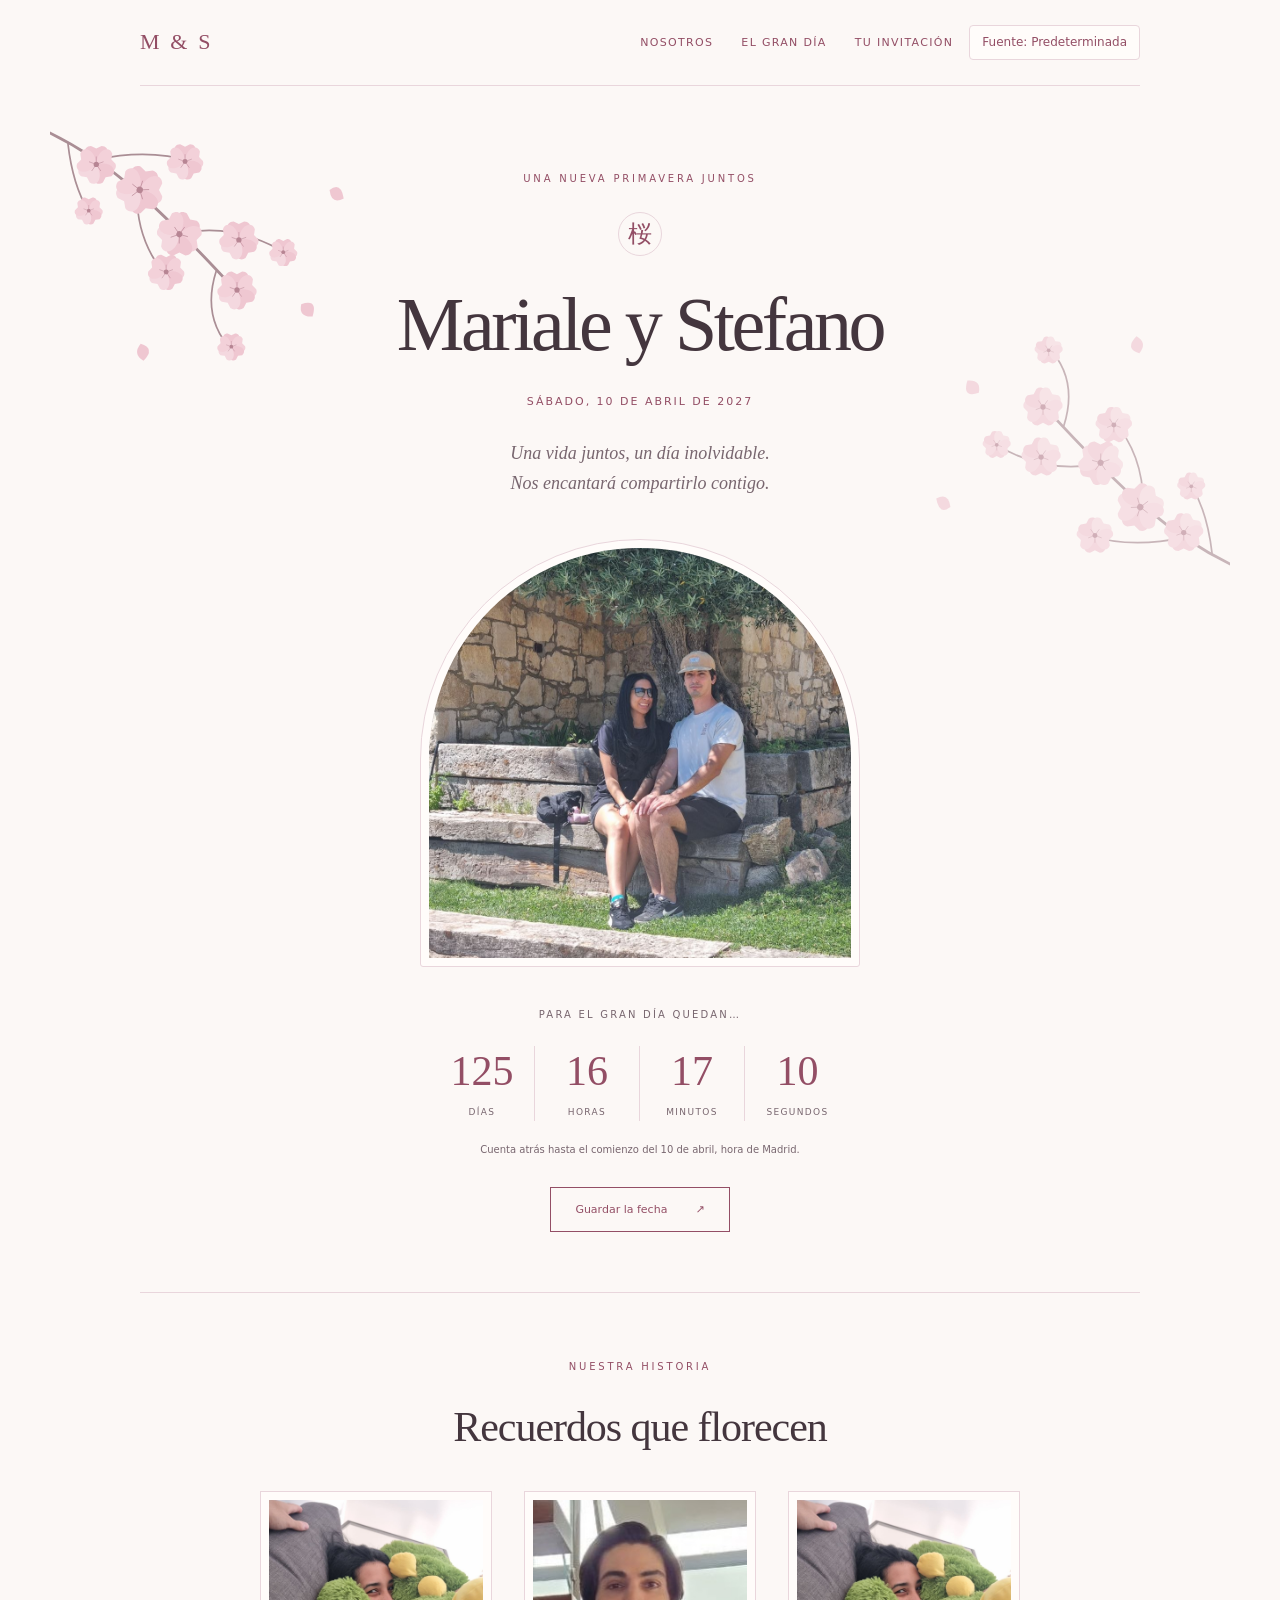
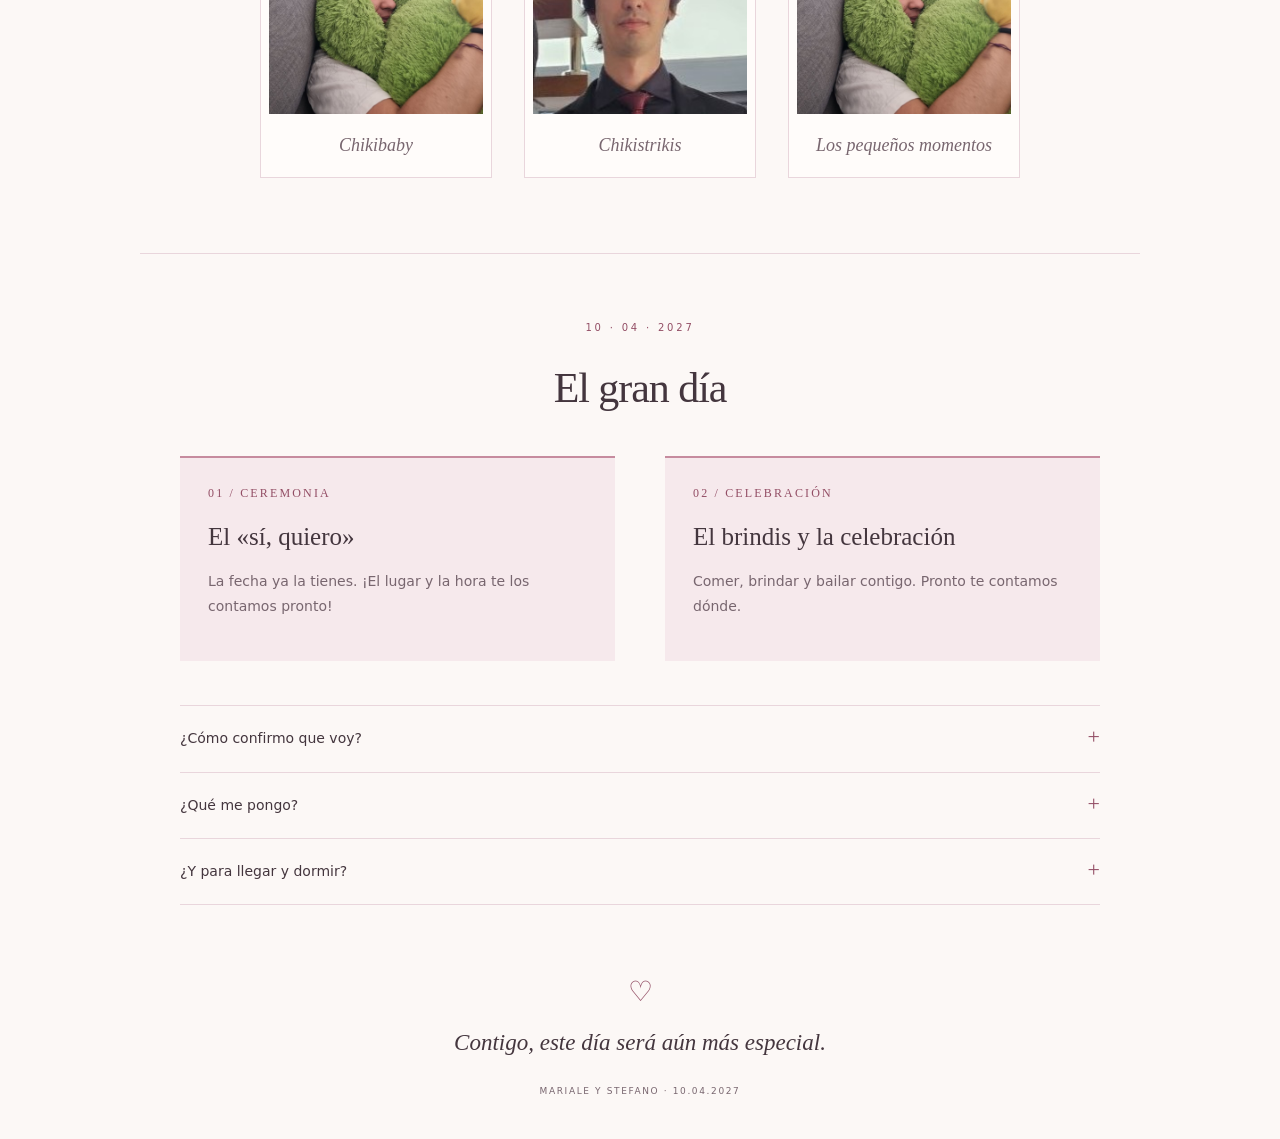
<file: index.html>
<!doctype html>
<html lang="es">
<head>
  <meta charset="utf-8">
  <script>
    if (location.protocol === 'http:' && ['marialeystefano.com', 'www.marialeystefano.com'].includes(location.hostname)) {
      const secureUrl = new URL(location.href);
      secureUrl.protocol = 'https:';
      location.replace(secureUrl.href);
    }
  </script>
  <meta name="viewport" content="width=device-width, initial-scale=1">
  <meta name="description" content="Mariale y Stefano se casan el 10 de abril de 2027. ¡Y quieren celebrarlo contigo!">
  <meta name="theme-color" content="#fcf8f6">
  <title>Mariale y Stefano · 10 abril 2027</title>
  <link rel="stylesheet" href="styles.css">
  <script src="config.js" defer></script>
  <script src="script.js" defer></script>
</head>
<body>
  <a class="skip-link" href="#inicio">Ir al contenido</a>
  <main id="inicio">
    <nav class="site-nav" aria-label="Navegación principal">
      <a class="monogram" href="#inicio" aria-label="Mariale y Stefano, inicio">M &amp; S</a>
      <div class="nav-actions">
        <div class="nav-links"><a href="#recuerdos">Nosotros</a><a href="#dia">El gran día</a><a href="invitados.html">Tu invitación</a></div>
        <button id="font-toggle" class="font-toggle" type="button" title="Cambiar a la siguiente fuente" hidden>Fuente: <span id="font-name" aria-live="polite">Predeterminada</span></button>
      </div>
    </nav>
    <section class="invitation" aria-labelledby="couple">
      <p class="announcement">Una nueva primavera juntos</p>
      <div class="doodle" aria-hidden="true">桜</div>
      <h1 id="couple">Mariale y Stefano</h1>
      <p class="date"><time datetime="2027-04-10">Sábado, 10 de abril de 2027</time></p>
      <p class="intro">Una vida juntos, un día inolvidable. <br>Nos encantará compartirlo contigo.</p>
      <div id="cover" class="cover"><img class="cover-photo" src="assets/images/us.jpg" alt="Una foto de nosotros" fetchpriority="high"></div>
      <div class="countdown-block">
        <h2 id="countdown-title">Para el gran día quedan…</h2>
        <div class="countdown" role="timer" aria-labelledby="countdown-title">
          <div><strong id="days">—</strong><span>días</span></div>
          <div><strong id="hours">—</strong><span>horas</span></div>
          <div><strong id="minutes">—</strong><span>minutos</span></div>
          <div><strong id="seconds">—</strong><span>segundos</span></div>
        </div>
        <p id="countdown-message" class="note">Cuenta atrás hasta el comienzo del 10 de abril, hora de Madrid.</p>
        <noscript>¡Reserva el 10 de abril de 2027! Activa JavaScript para ver la cuenta atrás.</noscript>
      </div>
      <a class="calendar-link" href="boda.ics" download>Guardar la fecha <span aria-hidden="true">↗</span></a>
    </section>

    <section id="recuerdos" class="memories" aria-labelledby="photos-title">
      <p class="section-label">Nuestra historia</p>
      <h2 id="photos-title">Recuerdos que florecen</h2>
      <div class="gallery" id="gallery">
        <figure><img src="assets/images/photo-01.jpg" alt="Juntos en nuestro primer viaje" loading="lazy"><figcaption>Chikibaby</figcaption></figure>
        <figure><img src="assets/images/photo-02.jpg" alt="Paseando junto al mar" loading="lazy"><figcaption>Chikistrikis</figcaption></figure>
        <figure><img src="assets/images/photo-03.jpg" alt="Abrazando un peluche verde en el sofá" loading="lazy"><figcaption>Los pequeños momentos</figcaption></figure>
      </div>
    </section>

    <section id="dia" class="day" aria-labelledby="details-title">
      <p class="section-label">10 · 04 · 2027</p>
      <h2 id="details-title">El gran día</h2>
      <div class="plan">
        <article><h3>El «sí, quiero»</h3><p id="ceremony">La fecha ya la tienes. ¡El lugar y la hora te los contamos pronto!</p><a id="ceremony-map" class="text-link" hidden>Ver ubicación ↗</a></article>
        <article><h3>El brindis y la celebración</h3><p id="party">Comer, brindar y bailar contigo. Pronto te contamos dónde.</p><a id="party-map" class="text-link" hidden>Ver ubicación ↗</a></article>
      </div>
      <div class="extra-info">
        <p id="location-info" hidden></p>
        <details><summary>¿Cómo confirmo que voy?</summary><p id="rsvp-info">Encontrarás el código de tu pétalo en tu invitación.</p><a id="rsvp-link" class="text-link" href="invitados.html">Confirmar asistencia →</a></details>
        <details><summary>¿Qué me pongo?</summary><p id="dress-code">Todavía estamos decidiendo los detalles. Eso sí: ve practicando tus pasos de baile.</p></details>
        <details><summary>¿Y para llegar y dormir?</summary><p id="travel-info">Añadiremos aquí la información de transporte y alojamiento en cuanto la tengamos.</p></details>
      </div>
    </section>
    <footer><span aria-hidden="true">♡</span><p>Contigo, este día será aún más especial.</p><small>Mariale y Stefano · 10.04.2027</small></footer>
  </main>
</body>
</html>
</file>
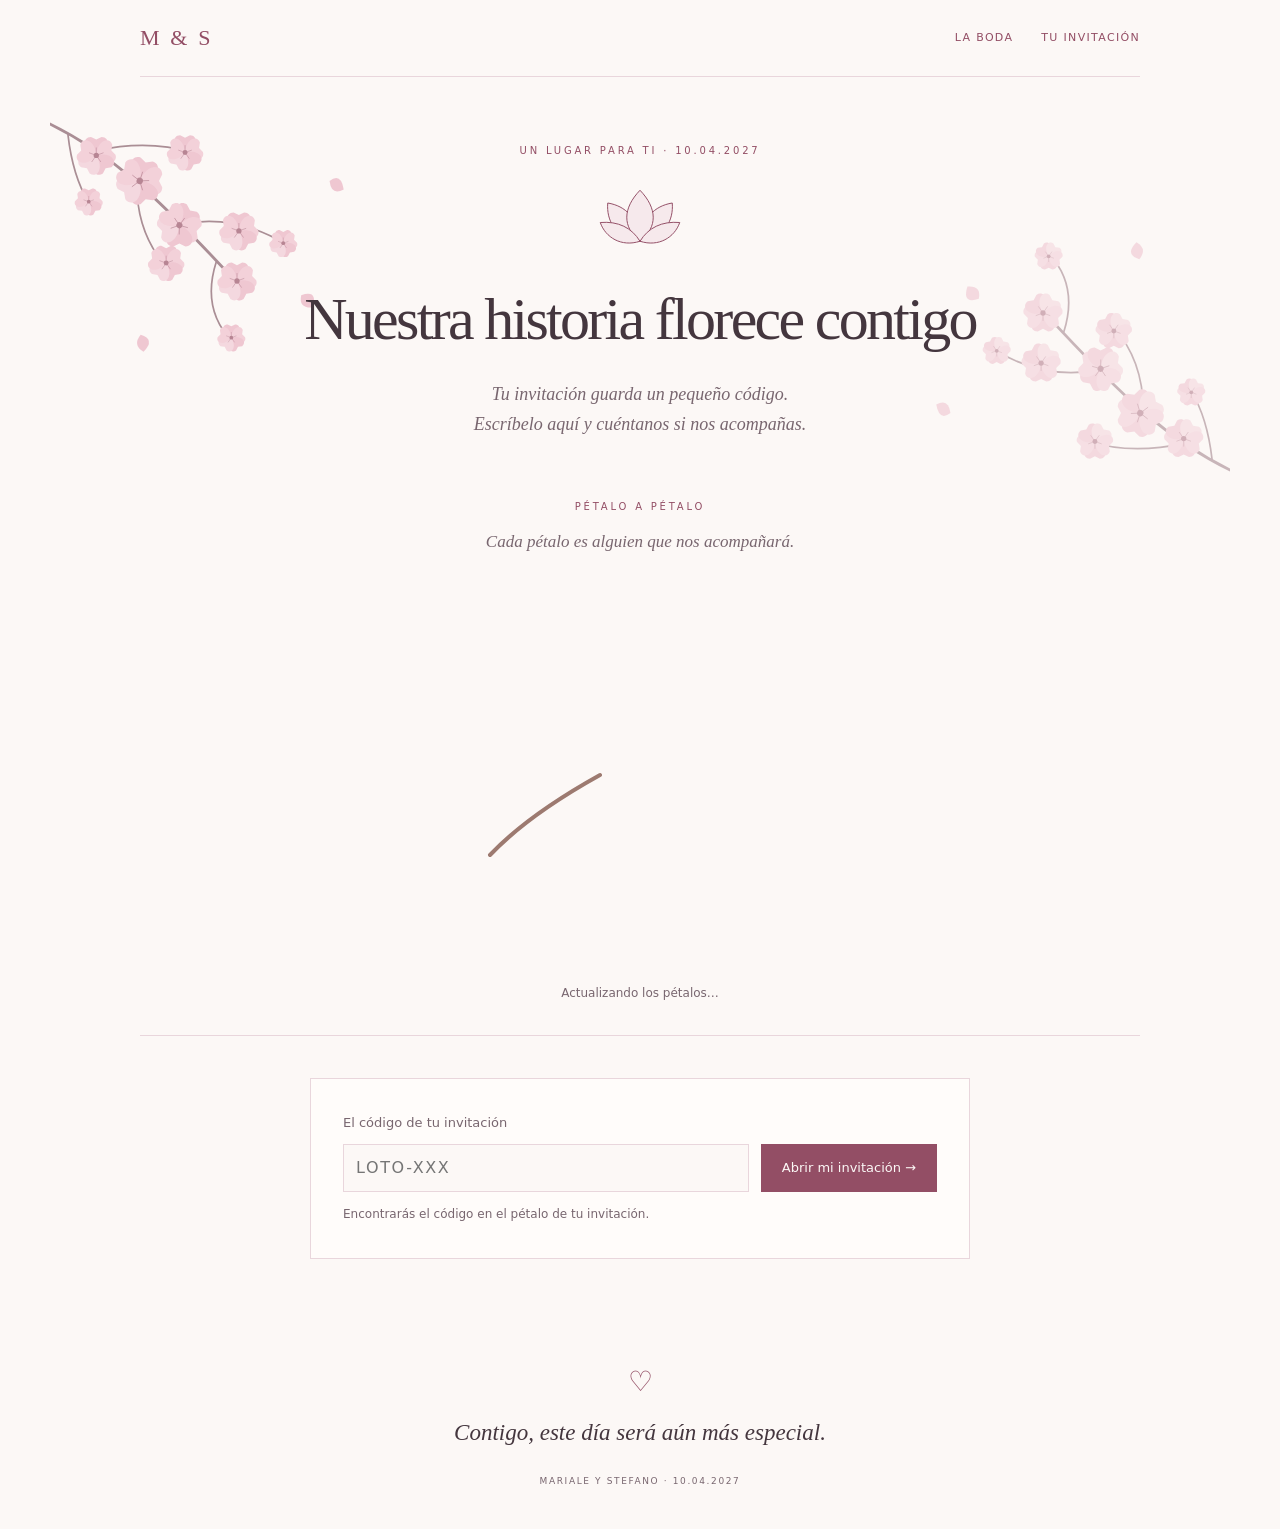
<file: invitados.html>
<!doctype html>
<html lang="es">
<head>
  <meta charset="utf-8">
  <script>
    if (location.protocol === 'http:' && ['marialeystefano.com', 'www.marialeystefano.com'].includes(location.hostname)) {
      const secureUrl = new URL(location.href);
      secureUrl.protocol = 'https:';
      location.replace(secureUrl.href);
    }
  </script>
  <meta name="viewport" content="width=device-width, initial-scale=1">
  <meta name="theme-color" content="#fcf8f6">
  <meta name="robots" content="noindex">
  <title>Tu invitación · Mariale y Stefano</title>
  <link rel="stylesheet" href="styles.css?v=20261008-branch-4">
  <link rel="stylesheet" href="guests.css?v=20261010-branch-6">
  <script src="config.js?v=20261008-branch-4" defer></script>
  <script src="branch.js?v=20261010-branch-10" defer></script>
  <script src="guests.js?v=20261010-allergens-2" defer></script>
</head>
<body>
  <a class="skip-link" href="#invitation-title">Ir al contenido</a>
  <main>
    <nav class="site-nav" aria-label="Navegación principal">
      <a class="monogram" href="index.html" aria-label="Mariale y Stefano, inicio">M &amp; S</a>
      <div class="nav-links"><a href="index.html">La boda</a><a href="invitados.html" aria-current="page">Tu invitación</a></div>
    </nav>
    <section class="guest-intro invitation" aria-labelledby="invitation-title">
      <p class="announcement">Un lugar para ti · 10.04.2027</p>
      <svg class="lotus" viewBox="0 0 120 90" aria-hidden="true"><g fill="#f6e9ec" stroke="#934e65" stroke-width="1.3"><path d="M60 76C27 72 15 48 17 25c24 4 40 20 43 51Z"/><path d="M60 76c33-4 45-28 43-51-24 4-40 20-43 51Z"/><path d="M60 76C36 57 37 32 60 8c23 24 24 49 0 68Z"/><path d="M60 76C35 84 14 71 7 51c24-2 42 7 53 25Z"/><path d="M60 76c25 8 46-5 53-25-24-2-42 7-53 25Z"/></g></svg>
      <h1 id="invitation-title">Nuestra historia florece contigo</h1>
      <p class="intro">Tu invitación guarda un pequeño código.<br> Escríbelo aquí y cuéntanos si nos acompañas.</p>
    </section>
    <section class="wedding-branch" aria-labelledby="branch-title">
      <p class="section-label">Pétalo a pétalo</p>
      <p class="branch-intro">Cada pétalo es alguien que nos acompañará.</p>
      <div class="branch-scroll" role="region" aria-label="Rama de los invitados" tabindex="0">
        <svg id="guest-branch" viewBox="0 0 1000 380" role="img" aria-labelledby="branch-description"><title id="branch-description">Consultando los pétalos de nuestra rama</title></svg>
      </div>
      <p id="petal-name" class="petal-name" aria-live="polite"></p>
      <p id="branch-status" class="guest-hint" role="status" aria-live="polite">Nuestra rama está despertando…</p>
      <button id="branch-retry" type="button" hidden>Volver a cargar la rama</button>
    </section>
    <section class="guest-panel" aria-label="Tu respuesta">
      <form id="guest-lookup">
        <label for="invitation-code">El código de tu invitación</label>
        <div class="code-entry">
          <input id="invitation-code" name="code" required pattern="[Ll][Oo][Tt][Oo]-[A-Za-z0-9]{3,32}" maxlength="37" placeholder="LOTO-XXX" autocomplete="off" autocapitalize="characters" spellcheck="false" aria-describedby="code-help">
          <button type="submit">Abrir mi invitación <span aria-hidden="true">→</span></button>
        </div>
        <p id="code-help" class="guest-hint">Encontrarás el código en el pétalo de tu invitación.</p>
      </form>
      <p id="guest-status" role="status" aria-live="polite"></p>
      <form id="guest-editor" hidden>
        <div class="guest-editor-heading"><p class="section-label">Tu invitación</p><h2 id="guest-heading" tabindex="-1">Os esperamos</h2><p>Confirma la respuesta de cada persona. Puedes volver con el mismo código si cambian vuestros planes.</p></div>
        <div id="guest-people"></div>
        <div class="guest-actions"><button type="submit">Guardar respuesta <span aria-hidden="true">♡</span></button><button id="guest-exit" class="secondary-button" type="button">Usar otro código</button></div>
        <p class="guest-hint">Si viene tu acompañante, recuerda completar su nombre.</p>
      </form>
      <noscript>Activa JavaScript para consultar tu invitación y guardar la respuesta.</noscript>
    </section>
    <footer><span aria-hidden="true">♡</span><p>Contigo, este día será aún más especial.</p><small>Mariale y Stefano · 10.04.2027</small></footer>
  </main>
</body>
</html>
</file>
<file: styles.css>
@font-face {
  font-family: "Hammersmith One";
  src: url("assets/fonts/Hammersmith_One/HammersmithOne-Regular.ttf") format("truetype");
  font-weight: 400;
  font-style: normal;
  font-display: swap;
}
@font-face {
  font-family: "Josefin Sans";
  src: url("assets/fonts/Josefin_Sans/JosefinSans-VariableFont_wght.ttf") format("truetype");
  font-weight: 100 700;
  font-style: normal;
  font-display: swap;
}
@font-face {
  font-family: "Montserrat";
  src: url("assets/fonts/Montserrat/Montserrat-VariableFont_wght.ttf") format("truetype");
  font-weight: 100 900;
  font-style: normal;
  font-display: swap;
}
@font-face {
  font-family: "Pacifico";
  src: url("assets/fonts/Pacifico/Pacifico-Regular.ttf") format("truetype");
  font-weight: 400;
  font-style: normal;
  font-display: swap;
}
@font-face {
  font-family: "Pinyon Script";
  src: url("assets/fonts/Pinyon_Script/PinyonScript-Regular.ttf") format("truetype");
  font-weight: 400;
  font-style: normal;
  font-display: swap;
}
@font-face {
  font-family: "Playfair Display";
  src: url("assets/fonts/Playfair_Display/PlayfairDisplay-VariableFont_wght.ttf") format("truetype");
  font-weight: 400 900;
  font-style: normal;
  font-display: swap;
}
:root {
  --paper: #fcf8f6;
  --ink: #44363e;
  --muted: #78666f;
  --rose: #934e65;
  --line: #e9d6dc;
  --body-font: system-ui, sans-serif;
  --serif: 'Palatino Linotype', 'Book Antiqua', Palatino, Georgia, serif;
}
* { box-sizing: border-box; }
html { scroll-behavior: smooth; }
body { margin: 0; background: var(--paper); color: var(--ink); font: 15px/1.8 var(--body-font); }
[hidden] { display: none !important; }
a { color: var(--rose); text-underline-offset: 5px; }
a:hover { color: var(--ink); }
a:focus-visible, button:focus-visible, summary:focus-visible { outline: 2px solid var(--rose); outline-offset: 6px; }
.skip-link { position: absolute; top: -100px; left: 16px; background: var(--paper); padding: 12px; z-index: 10; }
.skip-link:focus { top: 12px; }
main { width: min(100% - 48px, 1000px); margin: auto; }
h1, h2, h3, p { margin-top: 0; }
h2 { font: 400 clamp(30px, 4vw, 42px)/1.3 var(--serif); letter-spacing: -.025em; }
h3 { font: 400 25px/1.3 var(--serif); margin-bottom: 16px; }
.site-nav { display: flex; justify-content: space-between; align-items: center; padding: 25px 0; border-bottom: 1px solid var(--line); gap: 20px; }
.monogram { font: 22px var(--serif); letter-spacing: .12em; color: var(--rose); text-decoration: none; }
.nav-actions { display: flex; align-items: center; justify-content: flex-end; flex-wrap: wrap; gap: 16px; }
.font-toggle { border: 1px solid var(--line); border-radius: 4px; padding: 8px 12px; background: #fffcfa; color: var(--rose); font: 12px/1.4 system-ui, sans-serif; cursor: pointer; }
.font-toggle:hover { border-color: var(--rose); }
.nav-links { display: flex; gap: 28px; }
.nav-links a { font-size: 11px; letter-spacing: .12em; text-transform: uppercase; text-decoration: none; }
.invitation { position: relative; isolation: isolate; text-align: center; padding: 84px 0 60px; }
.invitation::before, .invitation::after { content: ''; position: absolute; z-index: -1; width: 340px; height: 340px; background: url('assets/images/sakura.svg') center / contain no-repeat; pointer-events: none; opacity: .8; }
.invitation::before { top: 0; left: -90px; }
.invitation::after { right: -90px; top: 185px; transform: rotate(180deg); opacity: .5; }
.announcement, .section-label { color: var(--rose); font-size: 10px; font-weight: 500; text-transform: uppercase; letter-spacing: .28em; margin-bottom: 24px; }
.doodle { display: grid; place-items: center; width: 44px; height: 44px; margin: 0 auto 24px; border: 1px solid var(--line); color: var(--rose); font: 24px var(--serif); border-radius: 50%; }
h1 { max-width: 780px; margin: 0 auto 24px; font: 400 clamp(44px, 7vw, 76px)/1.16 var(--serif); letter-spacing: -.045em; text-wrap: balance; }
.date { font-size: 11px; text-transform: uppercase; letter-spacing: .18em; color: var(--rose); margin-bottom: 26px; }
.intro { color: var(--muted); font: italic 18px/1.7 var(--serif); }
.cover { width: min(100%, 440px); margin: 40px auto; padding: 8px; border: 1px solid var(--line); background: #fffcfa; border-radius: 220px 220px 3px 3px; }
.cover-photo { width: 100%; height: 410px; object-fit: cover; display: block; border-radius: 210px 210px 0 0; }
.countdown-block { margin: 40px 0 28px; }
.countdown-block h2 { font: 10px/1.5 var(--body-font); text-transform: uppercase; letter-spacing: .22em; color: var(--muted); margin-bottom: 24px; }
.countdown { display: flex; justify-content: center; }
.countdown > div { width: 105px; padding: 0 14px; border-right: 1px solid var(--line); }
.countdown > div:last-child { border: 0; }
.countdown strong { display: block; font: 400 42px/1.2 var(--serif); font-variant-numeric: tabular-nums; color: var(--rose); }
.countdown span { display: block; margin-top: 8px; font-size: 9px; text-transform: uppercase; letter-spacing: .15em; color: var(--muted); }
.note { color: var(--muted); font-size: 10px; margin: 20px auto 0; max-width: 320px; }
.calendar-link { display: inline-flex; align-items: center; gap: 28px; border: 1px solid var(--rose); padding: 12px 24px; text-decoration: none; font-size: 11px; transition: background .2s, color .2s; }
.calendar-link:hover { background: var(--rose); color: var(--paper); }
.memories { padding: 65px 40px 75px; text-align: center; border-top: 1px solid var(--line); }
.gallery { display: grid; grid-template-columns: repeat(3, minmax(0, 1fr)); gap: 32px; margin: 36px auto 0; max-width: 760px; }
figure { min-width: 0; margin: 0; padding: 8px 8px 0; background: #fffcfa; border: 1px solid var(--line); }
.photo-placeholder { aspect-ratio: 1; display: flex; flex-direction: column; justify-content: center; align-items: center; background: #f4e5e9; padding: 20px; }
.photo-placeholder span { font: 42px var(--serif); color: var(--rose); }
.photo-placeholder p { margin: 16px 0 0; font: italic 17px/1.5 var(--serif); color: var(--muted); }
.gallery img { display: block; width: 100%; aspect-ratio: 1; object-fit: cover; }
figcaption { padding: 18px 8px; font: italic 18px/1.5 var(--serif); color: var(--muted); overflow-wrap: anywhere; }
.day { border-top: 1px solid var(--line); padding: 65px 40px 0; }
.day > h2, .day > .section-label { text-align: center; }
.plan { display: grid; grid-template-columns: 1fr 1fr; gap: 50px; margin: 40px 0; }
.plan article { padding: 28px; background: #f6e9ec; border-top: 2px solid #c68b9e; }
.plan article::before { display: block; font: 12px var(--serif); letter-spacing: .18em; color: var(--rose); margin-bottom: 20px; content: '01 / CEREMONIA'; }
.plan article:nth-child(2)::before { content: '02 / CELEBRACIÓN'; }
.plan p, .extra-info p { font-size: 14px; color: var(--muted); }
.text-link { display: inline-block; font-size: 13px; }
.extra-info { margin-top: 44px; }
details { border-top: 1px solid var(--line); padding: 20px 0; }
details:last-child { border-bottom: 1px solid var(--line); }
summary { cursor: pointer; font-size: 14px; list-style: none; display: flex; justify-content: space-between; gap: 20px; }
summary::-webkit-details-marker { display: none; }
summary::after { content: '+'; font: 22px/1 var(--serif); color: var(--rose); }
details[open] summary::after { content: '−'; }
details p { margin: 16px 0 6px; max-width: 650px; }
footer { text-align: center; padding: 70px 0 36px; }
footer > span { color: var(--rose); font: 28px var(--serif); }
footer p { margin: 16px 0; font: italic 23px/1.5 var(--serif); }
footer small { font-size: 9px; letter-spacing: .18em; text-transform: uppercase; color: var(--muted); }
@media (max-width: 600px) {
  main { width: calc(100% - 36px); }
  .site-nav { padding: 20px 0; }
  .nav-links { gap: 16px; }
  .nav-links a { font-size: 9px; letter-spacing: .06em; }
  .invitation { padding-top: 65px; }
  .invitation::before { width: 190px; height: 190px; left: -18px; opacity: .45; }
  .invitation::after { width: 160px; height: 160px; right: -18px; top: 270px; opacity: .35; }
  .date { font-size: 10px; letter-spacing: .1em; }
  .intro { font-size: 17px; padding-inline: 12px; }
  .intro br { display: none; }
  .cover { max-width: 340px; }
  .cover-photo { height: 340px; }
  .countdown > div { width: 76px; padding: 0 8px; }
  .countdown strong { font-size: 34px; }
  .memories, .day { padding: 48px 0; }
  .gallery { grid-template-columns: 1fr; gap: 24px; max-width: 340px; }
  figcaption { font-size: 15px; padding: 12px 3px; }
  .plan { grid-template-columns: 1fr; gap: 20px; margin-bottom: 30px; }
  .extra-info { margin-top: 30px; }
  footer { padding-top: 12px; }
}
@media (prefers-reduced-motion: reduce) {
  html { scroll-behavior: auto; }
  .calendar-link { transition: none; }
}
</file>
<file: guests.css>
.guest-intro { padding: 65px 0 28px; }
.guest-intro h1 { max-width: 680px; font-size: clamp(38px, 6vw, 60px); }
.guest-intro::after { top: 100px; }
.lotus { width: 90px; height: 68px; margin-bottom: 24px; }
.guest-panel { position: relative; max-width: 660px; margin: 0 auto 36px; padding: 32px; background: #fffcfa; border: 1px solid var(--line); }
.guest-panel label { display: block; font-size: 13px; color: var(--muted); }
.guest-panel input, .guest-panel select { width: 100%; min-width: 0; min-height: 48px; padding: 11px 12px; border: 1px solid var(--line); border-radius: 0; background: var(--paper); color: var(--ink); font: 16px/1.5 var(--body-font); }
.guest-panel input:focus-visible, .guest-panel select:focus-visible { outline: 2px solid var(--rose); outline-offset: 3px; }
.code-entry { display: flex; gap: 12px; margin-top: 10px; }
#invitation-code { text-transform: uppercase; letter-spacing: .1em; flex: 1; }
.guest-panel button { min-height: 48px; padding: 12px 20px; border: 1px solid var(--rose); background: var(--rose); color: var(--paper); font: 13px/1.5 var(--body-font); cursor: pointer; }
.guest-panel button:hover { background: var(--ink); }
.guest-panel button:disabled { opacity: .55; cursor: wait; }
.guest-hint { font-size: 12px; color: var(--muted); margin: 12px 0 0; }
#guest-status { margin: 16px 0 0; font-size: 14px; color: var(--rose); overflow-wrap: anywhere; }
#guest-status:empty { margin: 0; }
#guest-status[data-state="error"] { color: #922d3a; }
.guest-editor-heading { margin-top: 24px; }
.guest-editor-heading .section-label { margin-bottom: 12px; }
.guest-editor-heading h2 { margin-bottom: 12px; }
.guest-editor-heading > p:last-child { color: var(--muted); font-size: 14px; }
.guest-person { min-width: 0; margin: 24px 0; padding: 20px; border: 1px solid var(--line); }
.guest-person legend { max-width: 100%; padding: 0 8px; color: var(--rose); font: 22px/1.4 var(--serif); overflow-wrap: anywhere; }
.guest-person label { margin-bottom: 14px; }
.guest-person label:last-child { margin-bottom: 0; }
.guest-person input, .guest-person select { display: block; margin-top: 6px; }
.guest-actions { display: flex; flex-wrap: wrap; gap: 12px; }
.guest-panel .secondary-button { background: transparent; color: var(--rose); border-color: var(--line); }
.guest-panel .secondary-button:hover { background: var(--paper); }
@media (max-width: 600px) {
  .guest-intro { padding-top: 48px; }
  .guest-panel { padding: 22px 18px; }
  .code-entry { flex-direction: column; }
  .guest-person { padding: 14px; }
  .guest-actions > button { width: 100%; }
}

.wedding-branch { margin: 0 auto 42px; padding: 12px 0 30px; text-align: center; border-bottom: 1px solid var(--line); }
.wedding-branch .section-label { margin-bottom: 12px; }
.wedding-branch h2 { margin-bottom: 12px; font-size: clamp(28px, 4vw, 36px); }
.branch-intro { color: var(--muted); font: italic 17px/1.6 var(--serif); margin-bottom: 0; }
.branch-scroll { overflow-x: auto; scrollbar-width: thin; scrollbar-color: var(--line) transparent; }
.branch-scroll:focus-visible { outline: 2px solid var(--rose); outline-offset: 2px; }
#guest-branch { display: block; width: 100%; height: auto; max-height: 380px; }
.branch-wood { stroke: #9d7a70; }
.branch-petal { fill: #e8b3c1; stroke: #b56d86; stroke-width: .85; }
.branch-petals > g:nth-child(3n) .branch-petal { fill: #f1cbd5; }
.branch-petals > g:nth-child(3n + 1) .branch-petal { fill: #dba0b3; }
.petal-vein { stroke: #b56d86; stroke-width: .6; opacity: .65; }
.blooming { animation: petal-bloom .65s ease-out both; transform-box: fill-box; transform-origin: bottom center; }
#branch-retry { margin-top: 12px; padding: 8px 12px; background: transparent; border: 1px solid var(--line); color: var(--rose); font: inherit; cursor: pointer; }
@keyframes petal-bloom { from { opacity: 0; transform: scale(.25); } to { opacity: 1; transform: scale(1); } }
@media (prefers-reduced-motion: reduce) { .blooming { animation: none; } }

.petal-name { min-height: 1.8em; margin: 0; color: var(--rose); font: italic 20px/1.8 var(--serif); }
.branch-petals > g { cursor: pointer; outline: none; }
.branch-petals > g:hover .branch-petal, .branch-petals > g:focus .branch-petal { fill: #c77e97; stroke: var(--rose); stroke-width: 1.5; }
@media (max-width: 600px) {
  #guest-branch { max-height: none; }
  .branch-scroll { overflow: visible; }
  .petal-name { position: sticky; bottom: 12px; z-index: 1; background: var(--paper); border-radius: 4px; overflow-wrap: anywhere; }
}
</file>
